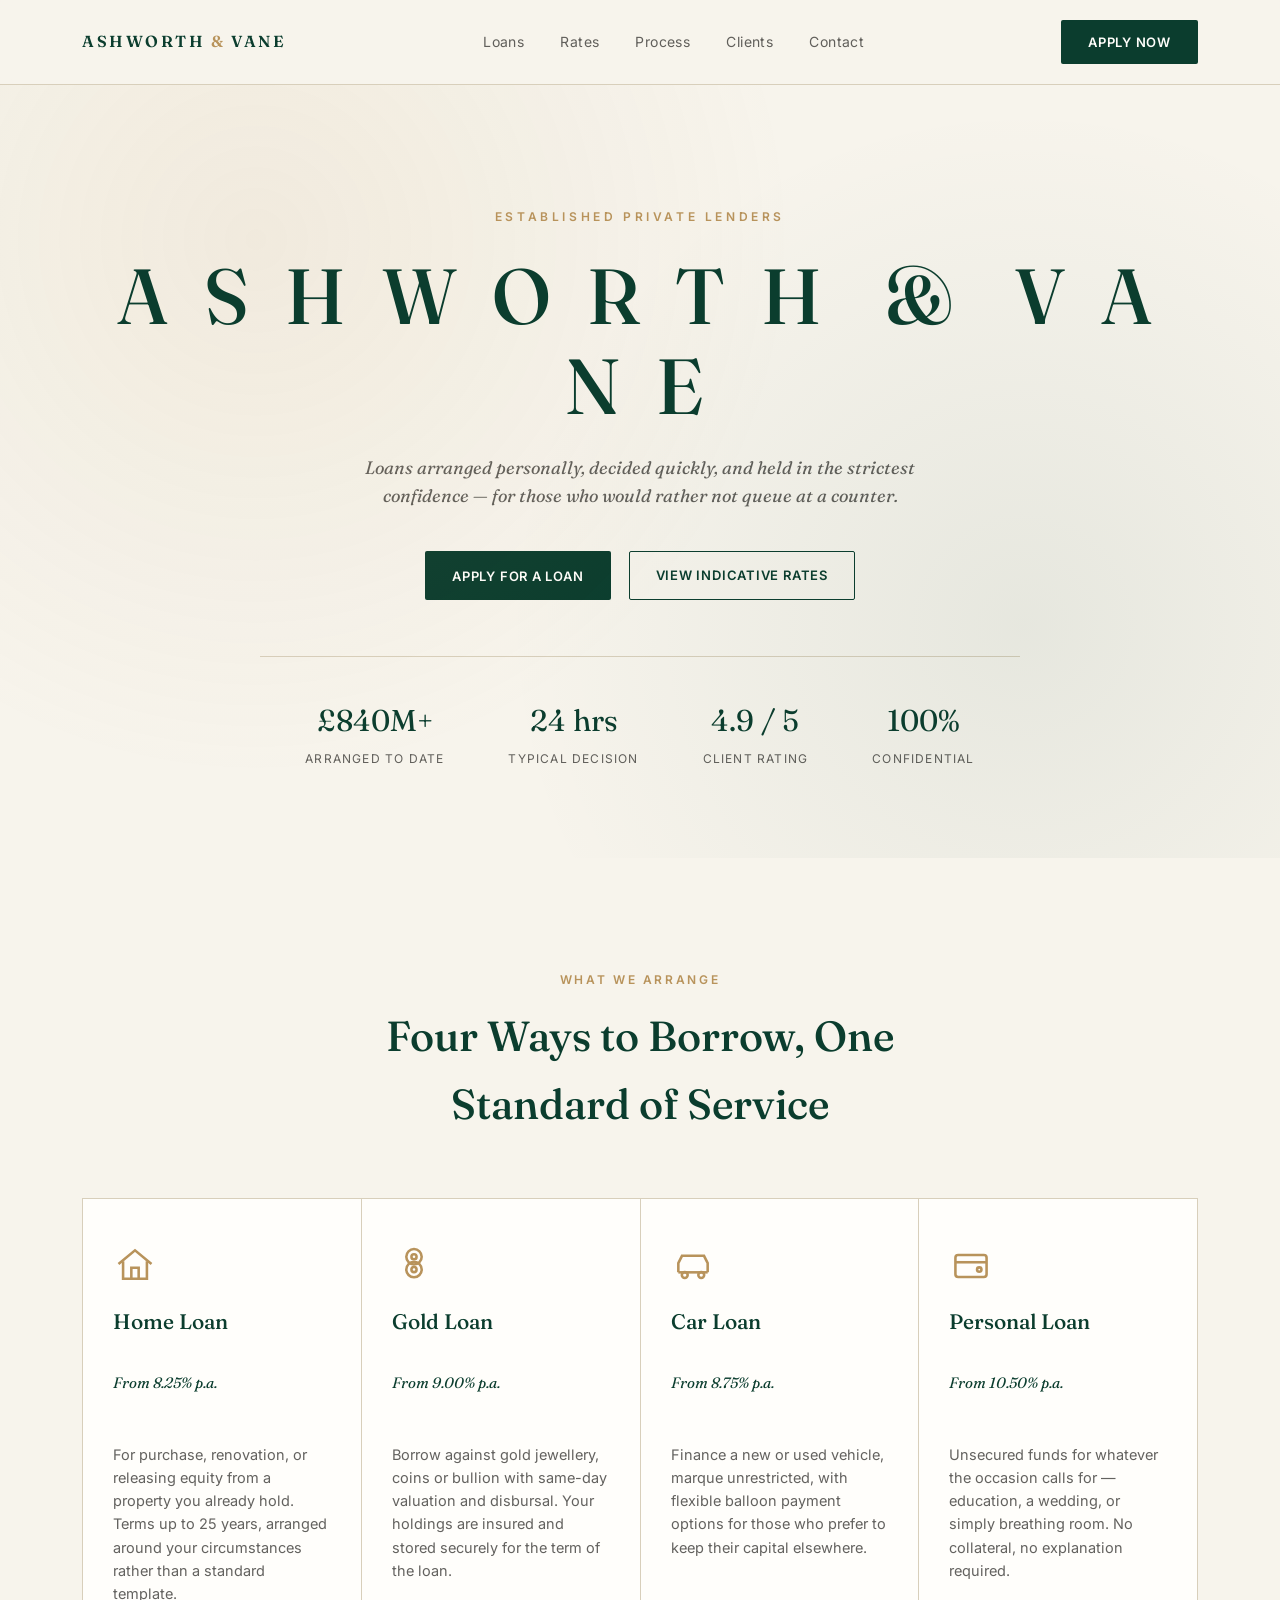
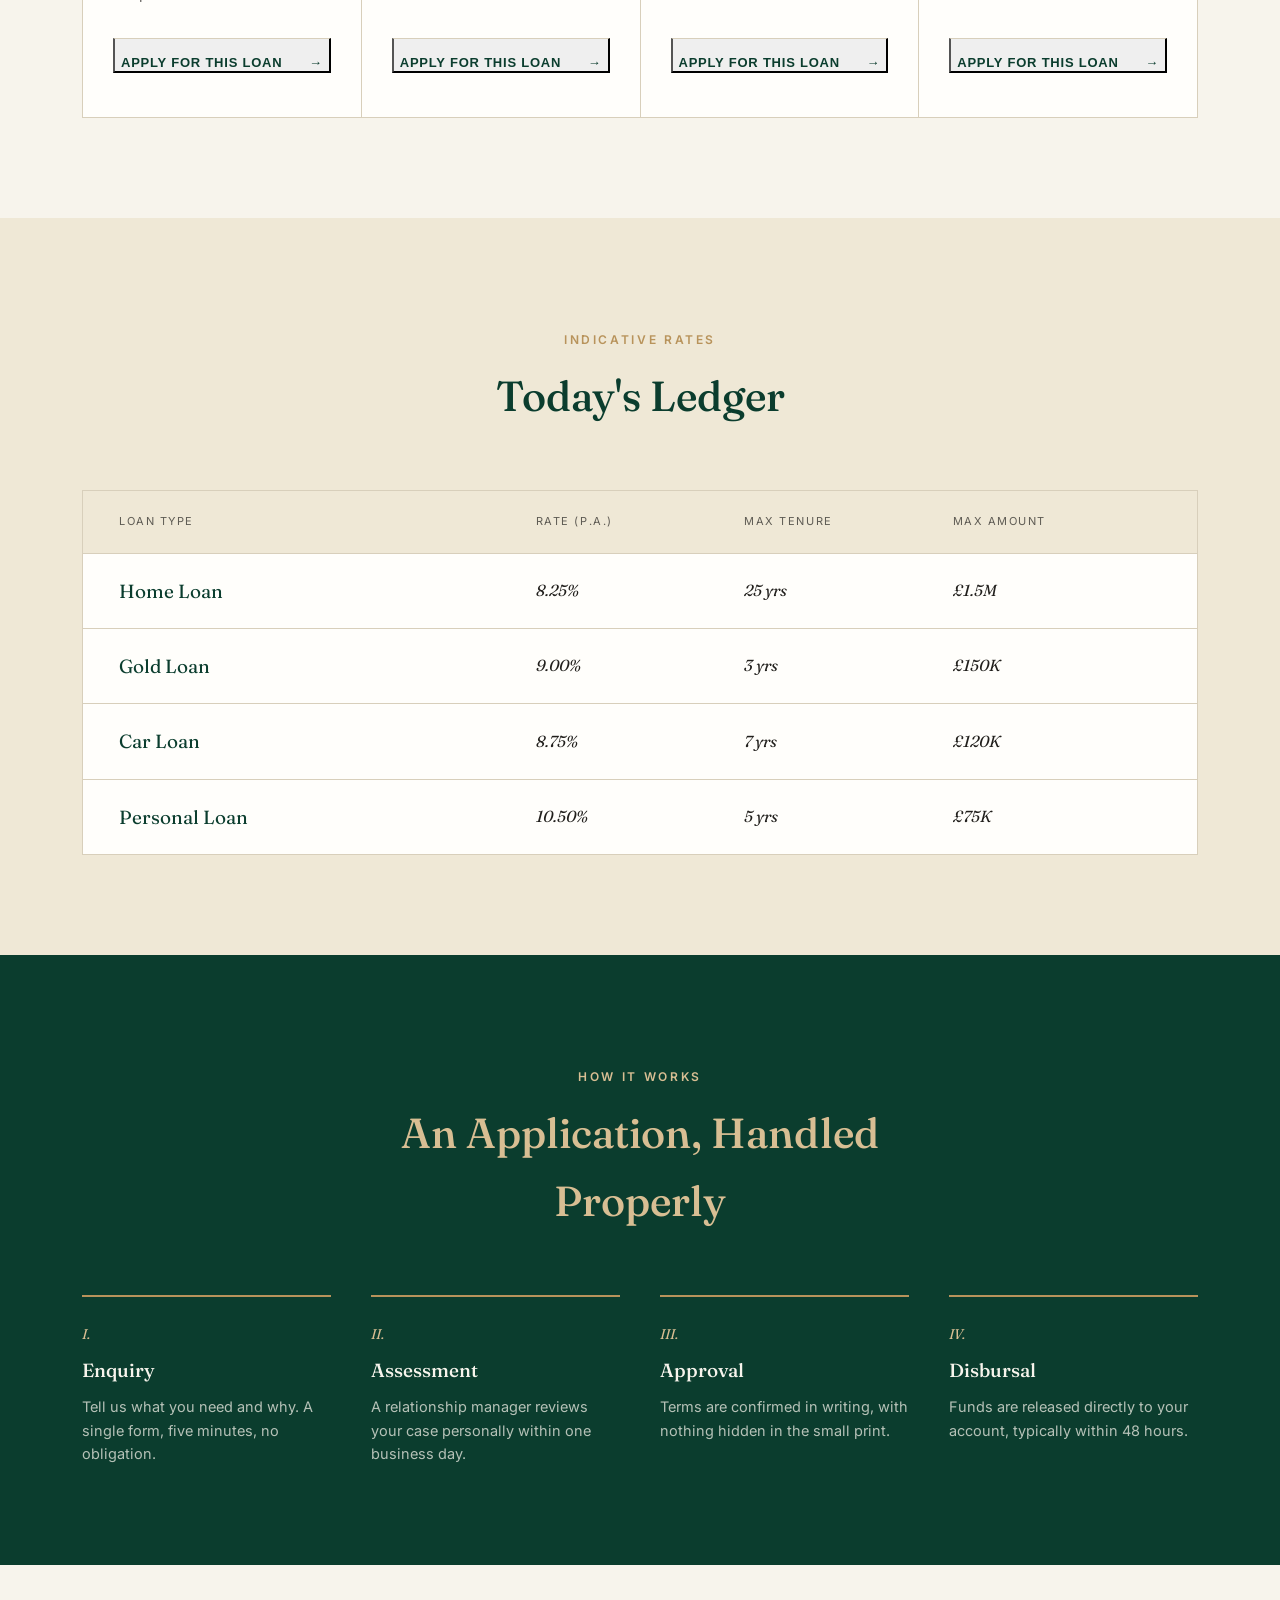
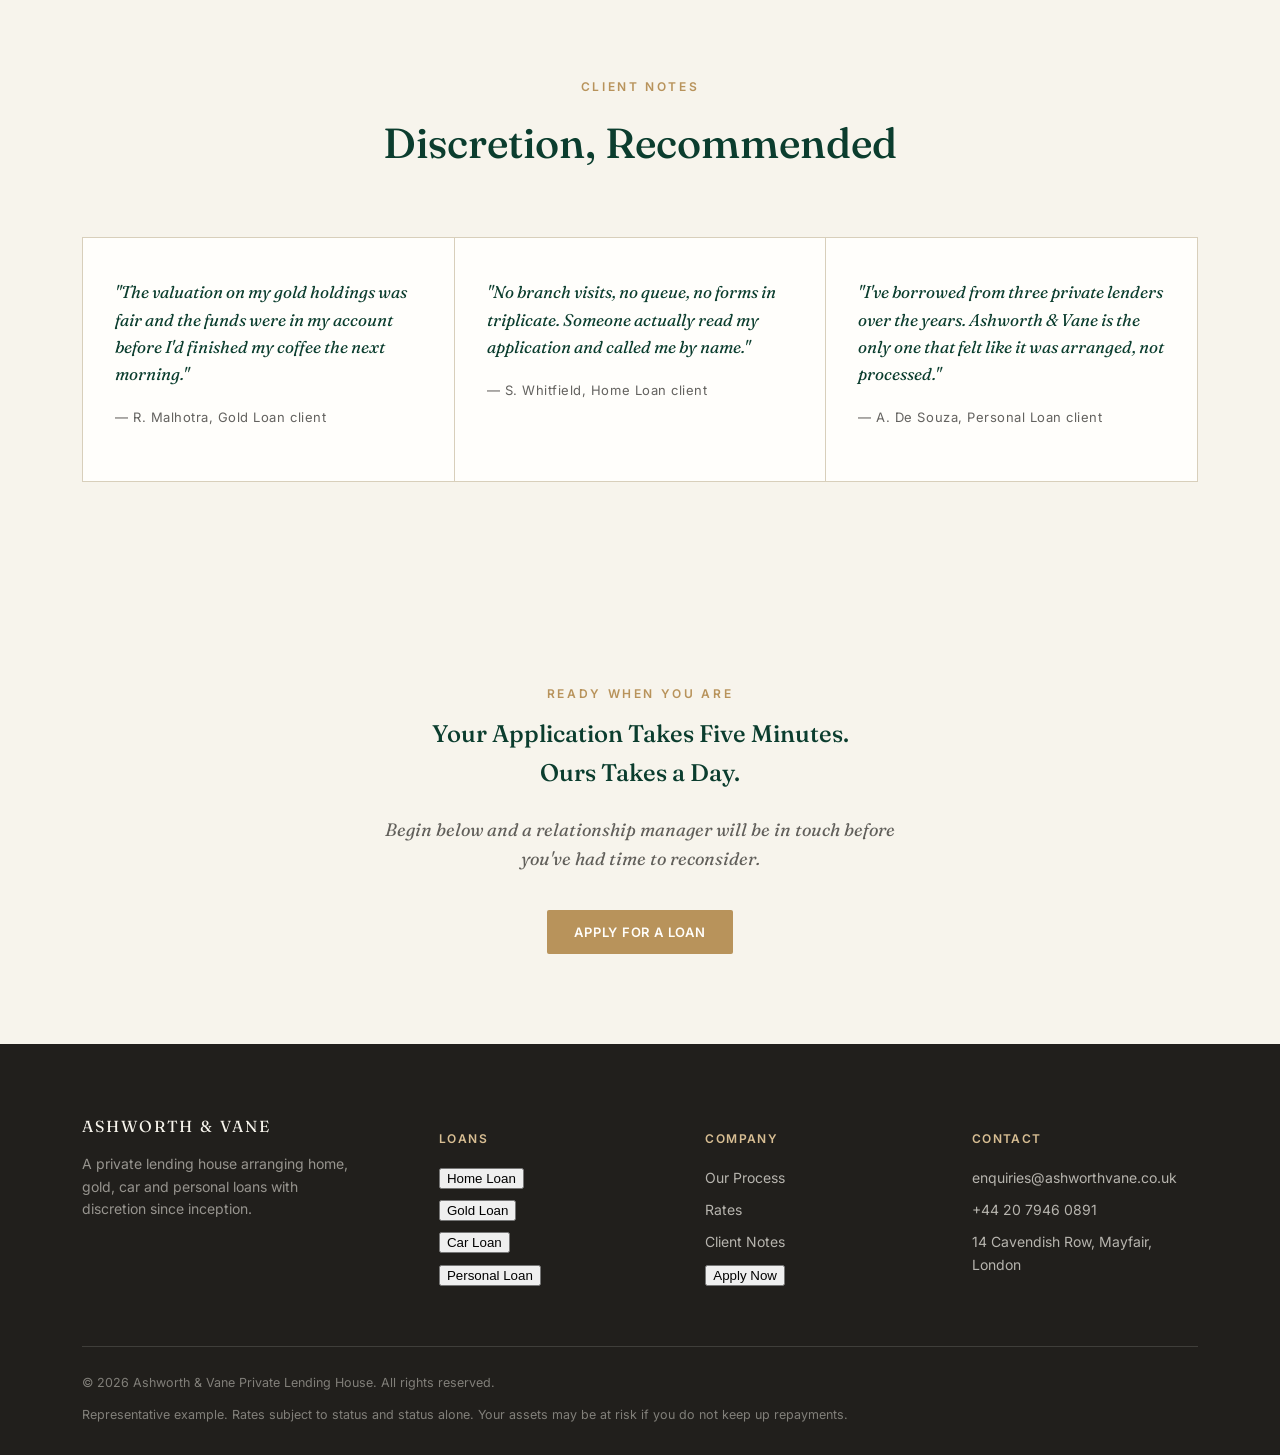
<file: Other/project-trial-2/index.html>
<!DOCTYPE html>
<html lang="en">
<head>
<meta charset="UTF-8">
<meta name="viewport" content="width=device-width, initial-scale=1.0">
<title>Ashworth & Vane — Private Lending House</title>
<meta name="description" content="Ashworth & Vane arranges home, gold, car and personal loans with discretion, speed, and terms worth having.">
<link rel="stylesheet" href="style.css">
</head>
<body>

<header class="site-header">
  <nav class="nav">
    <div class="brand-mark">Ashworth <span>&</span> Vane</div>
    <ul class="nav-links">
      <li><a href="#loans">Loans</a></li>
      <li><a href="#rates">Rates</a></li>
      <li><a href="#process">Process</a></li>
      <li><a href="#testimonials">Clients</a></li>
      <li><a href="#footer">Contact</a></li>
    </ul>
    <button type="button" class="btn btn--primary js-open-modal" data-loan-type="home">Apply Now</button>
  </nav>
</header>

<!-- ============================= HERO ============================= -->
<section class="hero">
  <div class="wrap">
    <p class="hero-eyebrow">Established Private Lenders</p>
    <h1 class="masthead">A S H W O R T H&nbsp; &amp; &nbsp;V A N E</h1>
    <p class="hero-sub">Loans arranged personally, decided quickly, and held in the strictest confidence — for those who would rather not queue at a counter.</p>
    <div class="hero-ctas">
      <button type="button" class="btn btn--primary js-open-modal" data-loan-type="home">Apply for a Loan</button>
      <a href="#rates" class="btn btn--ghost">View Indicative Rates</a>
    </div>
    <div class="hero-stats">
      <div>
        <div class="stat-num">£840M+</div>
        <div class="stat-label">Arranged to Date</div>
      </div>
      <div>
        <div class="stat-num">24 hrs</div>
        <div class="stat-label">Typical Decision</div>
      </div>
      <div>
        <div class="stat-num">4.9 / 5</div>
        <div class="stat-label">Client Rating</div>
      </div>
      <div>
        <div class="stat-num">100%</div>
        <div class="stat-label">Confidential</div>
      </div>
    </div>
  </div>
</section>

<!-- ============================= LOANS ============================= -->
<section class="section" id="loans">
  <div class="wrap">
    <div class="section-head">
      <p class="eyebrow">What We Arrange</p>
      <h2>Four Ways to Borrow, One Standard of Service</h2>
    </div>
  </div>

  <div class="wrap">
    <div class="loan-grid">

      <div class="loan-card">
        <svg class="loan-icon" viewBox="0 0 24 24" fill="none" stroke="currentColor" stroke-width="1.4"><path d="M3 11.5 12 4l9 7.5"/><path d="M5.5 10v9.5h13V10"/><path d="M10 19.5v-6h4v6"/></svg>
        <h3>Home Loan</h3>
        <p class="loan-rate">From 8.25% p.a.</p>
        <p class="loan-desc">For purchase, renovation, or releasing equity from a property you already hold. Terms up to 25 years, arranged around your circumstances rather than a standard template.</p>
        <button type="button" class="loan-link js-open-modal" data-loan-type="home">Apply for this loan <span>&rarr;</span></button>
      </div>

      <div class="loan-card">
        <svg class="loan-icon" viewBox="0 0 24 24" fill="none" stroke="currentColor" stroke-width="1.4"><circle cx="12" cy="7.5" r="4.2"/><circle cx="12" cy="14.5" r="4.2"/><circle cx="12" cy="7.5" r="1.4"/><circle cx="12" cy="14.5" r="1.4"/></svg>
        <h3>Gold Loan</h3>
        <p class="loan-rate">From 9.00% p.a.</p>
        <p class="loan-desc">Borrow against gold jewellery, coins or bullion with same-day valuation and disbursal. Your holdings are insured and stored securely for the term of the loan.</p>
        <button type="button" class="loan-link js-open-modal" data-loan-type="gold">Apply for this loan <span>&rarr;</span></button>
      </div>

      <div class="loan-card">
        <svg class="loan-icon" viewBox="0 0 24 24" fill="none" stroke="currentColor" stroke-width="1.4"><path d="M4 16V11l2-4h12l2 4v5"/><path d="M4 16h16"/><circle cx="7.5" cy="17.5" r="1.6"/><circle cx="16.5" cy="17.5" r="1.6"/></svg>
        <h3>Car Loan</h3>
        <p class="loan-rate">From 8.75% p.a.</p>
        <p class="loan-desc">Finance a new or used vehicle, marque unrestricted, with flexible balloon payment options for those who prefer to keep their capital elsewhere.</p>
        <button type="button" class="loan-link js-open-modal" data-loan-type="car">Apply for this loan <span>&rarr;</span></button>
      </div>

      <div class="loan-card">
        <svg class="loan-icon" viewBox="0 0 24 24" fill="none" stroke="currentColor" stroke-width="1.4"><rect x="3.5" y="6.5" width="17" height="12" rx="1.5"/><path d="M3.5 10.5h17"/><circle cx="16.5" cy="14.5" r="1.2"/></svg>
        <h3>Personal Loan</h3>
        <p class="loan-rate">From 10.50% p.a.</p>
        <p class="loan-desc">Unsecured funds for whatever the occasion calls for — education, a wedding, or simply breathing room. No collateral, no explanation required.</p>
        <button type="button" class="loan-link js-open-modal" data-loan-type="personal">Apply for this loan <span>&rarr;</span></button>
      </div>

    </div>
  </div>
</section>

<!-- ============================= RATES LEDGER ============================= -->
<section class="section section--alt" id="rates">
  <div class="wrap">
    <div class="section-head">
      <p class="eyebrow">Indicative Rates</p>
      <h2>Today's Ledger</h2>
    </div>

    <div class="ledger">
      <div class="ledger-row head">
        <span>Loan Type</span>
        <span>Rate (p.a.)</span>
        <span>Max Tenure</span>
        <span>Max Amount</span>
      </div>
      <div class="ledger-row">
        <span class="name">Home Loan</span>
        <span class="value">8.25%</span>
        <span class="value">25 yrs</span>
        <span class="value">£1.5M</span>
      </div>
      <div class="ledger-row">
        <span class="name">Gold Loan</span>
        <span class="value">9.00%</span>
        <span class="value">3 yrs</span>
        <span class="value">£150K</span>
      </div>
      <div class="ledger-row">
        <span class="name">Car Loan</span>
        <span class="value">8.75%</span>
        <span class="value">7 yrs</span>
        <span class="value">£120K</span>
      </div>
      <div class="ledger-row">
        <span class="name">Personal Loan</span>
        <span class="value">10.50%</span>
        <span class="value">5 yrs</span>
        <span class="value">£75K</span>
      </div>
    </div>
  </div>
</section>

<!-- ============================= PROCESS ============================= -->
<section class="section section--dark" id="process">
  <div class="wrap">
    <div class="section-head">
      <p class="eyebrow">How It Works</p>
      <h2>An Application, Handled Properly</h2>
    </div>

    <div class="steps">
      <div class="step">
        <span class="step-index">I.</span>
        <h3>Enquiry</h3>
        <p>Tell us what you need and why. A single form, five minutes, no obligation.</p>
      </div>
      <div class="step">
        <span class="step-index">II.</span>
        <h3>Assessment</h3>
        <p>A relationship manager reviews your case personally within one business day.</p>
      </div>
      <div class="step">
        <span class="step-index">III.</span>
        <h3>Approval</h3>
        <p>Terms are confirmed in writing, with nothing hidden in the small print.</p>
      </div>
      <div class="step">
        <span class="step-index">IV.</span>
        <h3>Disbursal</h3>
        <p>Funds are released directly to your account, typically within 48 hours.</p>
      </div>
    </div>
  </div>
</section>

<!-- ============================= TESTIMONIALS ============================= -->
<section class="section" id="testimonials">
  <div class="wrap">
    <div class="section-head">
      <p class="eyebrow">Client Notes</p>
      <h2>Discretion, Recommended</h2>
    </div>
  </div>

  <div class="wrap">
    <div class="testimonials">
      <div class="testimonial">
        <p class="quote">"The valuation on my gold holdings was fair and the funds were in my account before I'd finished my coffee the next morning."</p>
        <p class="who">— R. Malhotra, Gold Loan client</p>
      </div>
      <div class="testimonial">
        <p class="quote">"No branch visits, no queue, no forms in triplicate. Someone actually read my application and called me by name."</p>
        <p class="who">— S. Whitfield, Home Loan client</p>
      </div>
      <div class="testimonial">
        <p class="quote">"I've borrowed from three private lenders over the years. Ashworth & Vane is the only one that felt like it was arranged, not processed."</p>
        <p class="who">— A. De Souza, Personal Loan client</p>
      </div>
    </div>
  </div>
</section>

<!-- ============================= CTA BAND ============================= -->
<section class="cta-band">
  <div class="wrap">
    <p class="eyebrow">Ready When You Are</p>
    <h2>Your Application Takes Five Minutes.<br>Ours Takes a Day.</h2>
    <p class="hero-sub">Begin below and a relationship manager will be in touch before you've had time to reconsider.</p>
    <button type="button" class="btn btn--gold js-open-modal" data-loan-type="home">Apply for a Loan</button>
  </div>
</section>

<!-- ============================= FOOTER ============================= -->
<footer class="site-footer" id="footer">
  <div class="wrap">
    <div class="footer-grid">
      <div>
        <div class="footer-brand">Ashworth &amp; Vane</div>
        <p class="footer-tagline">A private lending house arranging home, gold, car and personal loans with discretion since inception.</p>
      </div>
      <div>
        <h4>Loans</h4>
        <ul>
          <li><button type="button" class="js-open-modal" data-loan-type="home">Home Loan</button></li>
          <li><button type="button" class="js-open-modal" data-loan-type="gold">Gold Loan</button></li>
          <li><button type="button" class="js-open-modal" data-loan-type="car">Car Loan</button></li>
          <li><button type="button" class="js-open-modal" data-loan-type="personal">Personal Loan</button></li>
        </ul>
      </div>
      <div>
        <h4>Company</h4>
        <ul>
          <li><a href="#process">Our Process</a></li>
          <li><a href="#rates">Rates</a></li>
          <li><a href="#testimonials">Client Notes</a></li>
          <li><button type="button" class="js-open-modal" data-loan-type="home">Apply Now</button></li>
        </ul>
      </div>
      <div>
        <h4>Contact</h4>
        <ul>
          <li>enquiries@ashworthvane.co.uk</li>
          <li>+44 20 7946 0891</li>
          <li>14 Cavendish Row, Mayfair, London</li>
        </ul>
      </div>
    </div>
    <div class="footer-bottom">
      <span>&copy; 2026 Ashworth &amp; Vane Private Lending House. All rights reserved.</span>
      <span>Representative example. Rates subject to status and status alone. Your assets may be at risk if you do not keep up repayments.</span>
    </div>
  </div>
</footer>

<!-- ============================= LOAN INQUIRY MODAL ============================= -->
<div class="modal-overlay" id="loanModal" aria-hidden="true">
  <div class="modal-box" role="dialog" aria-modal="true" aria-labelledby="modalTitle">
    <button type="button" class="modal-close" id="modalCloseBtn" aria-label="Close dialog">&times;</button>

    <div id="modalFormView">
      <p class="eyebrow">Quick Inquiry</p>
      <h2 id="modalTitle">Apply for a <span id="modalLoanLabel">Loan</span></h2>
      <p class="modal-sub">Leave your details and a relationship manager will call you within one business day.</p>

      <div class="error-banner" id="modalError" hidden></div>

      <form id="loanForm" novalidate>
        <div class="form-grid">

          <div class="field full">
            <label for="modal_loan_type">Loan Type</label>
            <select id="modal_loan_type" name="loan_type" required>
              <option value="home">Home Loan</option>
              <option value="gold">Gold Loan</option>
              <option value="car">Car Loan</option>
              <option value="personal">Personal Loan</option>
            </select>
          </div>

          <div class="field">
            <label for="modal_full_name">Full Name</label>
            <input type="text" id="modal_full_name" name="full_name" placeholder="Jane Whitfield" required>
          </div>

          <div class="field">
            <label for="modal_phone">Phone Number</label>
            <input type="tel" id="modal_phone" name="phone" placeholder="+44 7000 000000" required>
          </div>

          <div class="field full">
            <label for="modal_email">Email Address</label>
            <input type="email" id="modal_email" name="email" placeholder="jane@email.com" required>
          </div>

          <div class="field full">
            <label for="modal_loan_amount">Loan Amount Required (£)</label>
            <input type="number" id="modal_loan_amount" name="loan_amount" placeholder="25000" min="500" required>
          </div>

        </div>

        <p class="form-note">By submitting, you agree to be contacted regarding this enquiry. We do not share your details with third parties.</p>

        <div style="margin-top:22px;">
          <button type="submit" class="btn btn--primary" id="modalSubmitBtn">Submit Inquiry</button>
        </div>
      </form>
    </div>

    <div id="modalSuccessView" hidden>
      <div class="receipt-head" style="border:none; padding-bottom:0; margin-bottom:20px;">
        <svg class="check" viewBox="0 0 24 24" fill="none" stroke="currentColor" stroke-width="1.4"><circle cx="12" cy="12" r="9.5"/><path d="M8 12.3l2.6 2.6L16.3 9"/></svg>
        <h3>Thank you, <span id="successName">there</span>.</h3>
      </div>
      <p style="text-align:center; color:var(--charcoal-70);">Your enquiry has been received. A relationship manager will call you within one business day.</p>
      <p class="ref-number" id="successRef"></p>
      <div style="text-align:center; margin-top:26px;">
        <button type="button" class="btn btn--ghost" id="modalDoneBtn">Close</button>
      </div>
    </div>

  </div>
</div>

<script src="script.js"></script>
</body>
</html>
</file>
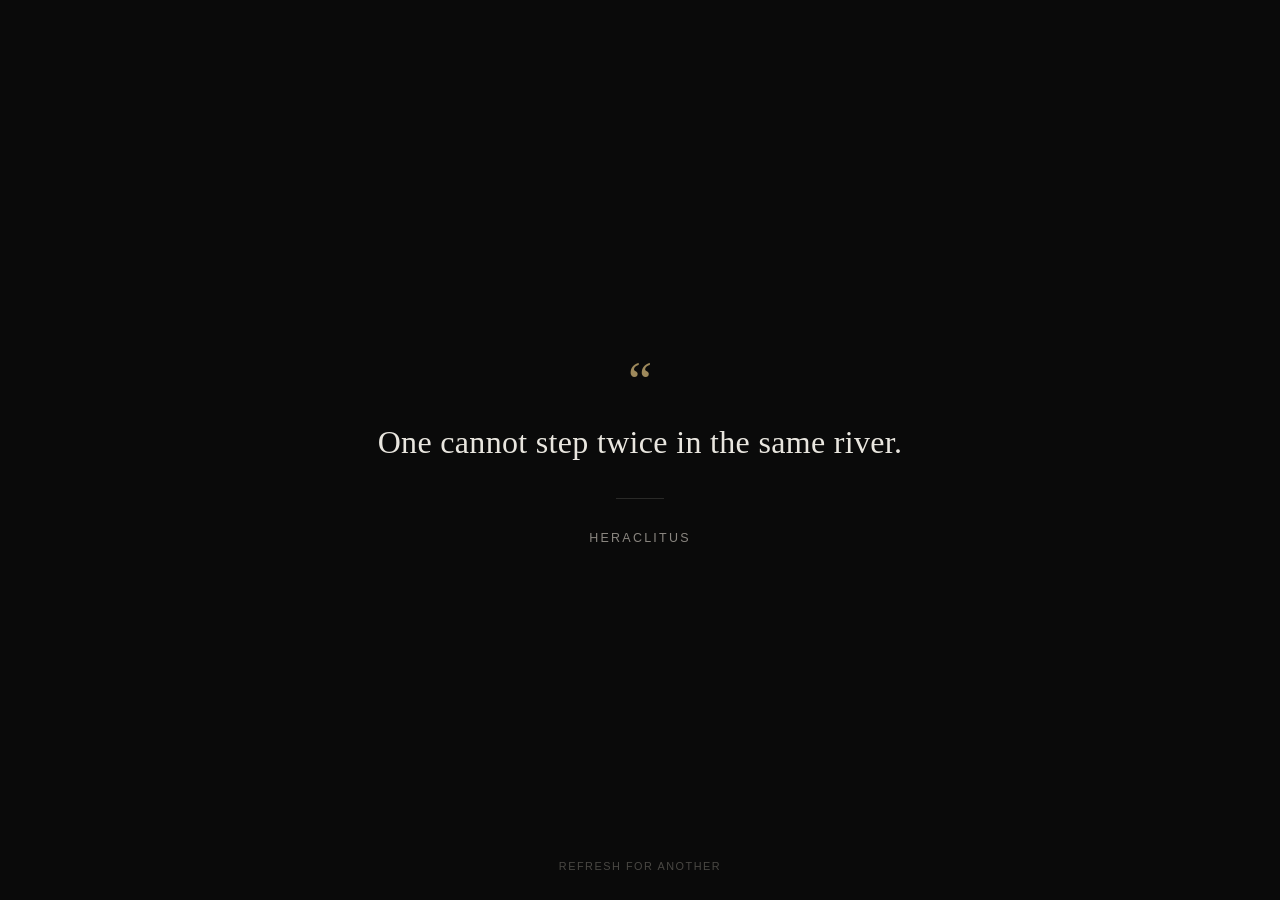
<file: Web/mywebsite/index.html>
<!DOCTYPE html>
<html lang="en">
<head>
<meta charset="UTF-8">
<meta name="viewport" content="width=device-width, initial-scale=1.0">
<title>Quotidian — a quiet quote, once a refresh</title>
<link rel="icon" type="image/svg+xml" href="images/favicon.svg">
<link rel="stylesheet" href="style.css">
</head>
<body>

<figure class="stage">
  <div class="mark">&ldquo;</div>
  <blockquote id="quote-text"></blockquote>
  <div class="rule"></div>
  <figcaption id="quote-author"></figcaption>
</figure>

<div class="hint">refresh for another</div>

<script src="script.js"></script>
</body>
</html>
</file>
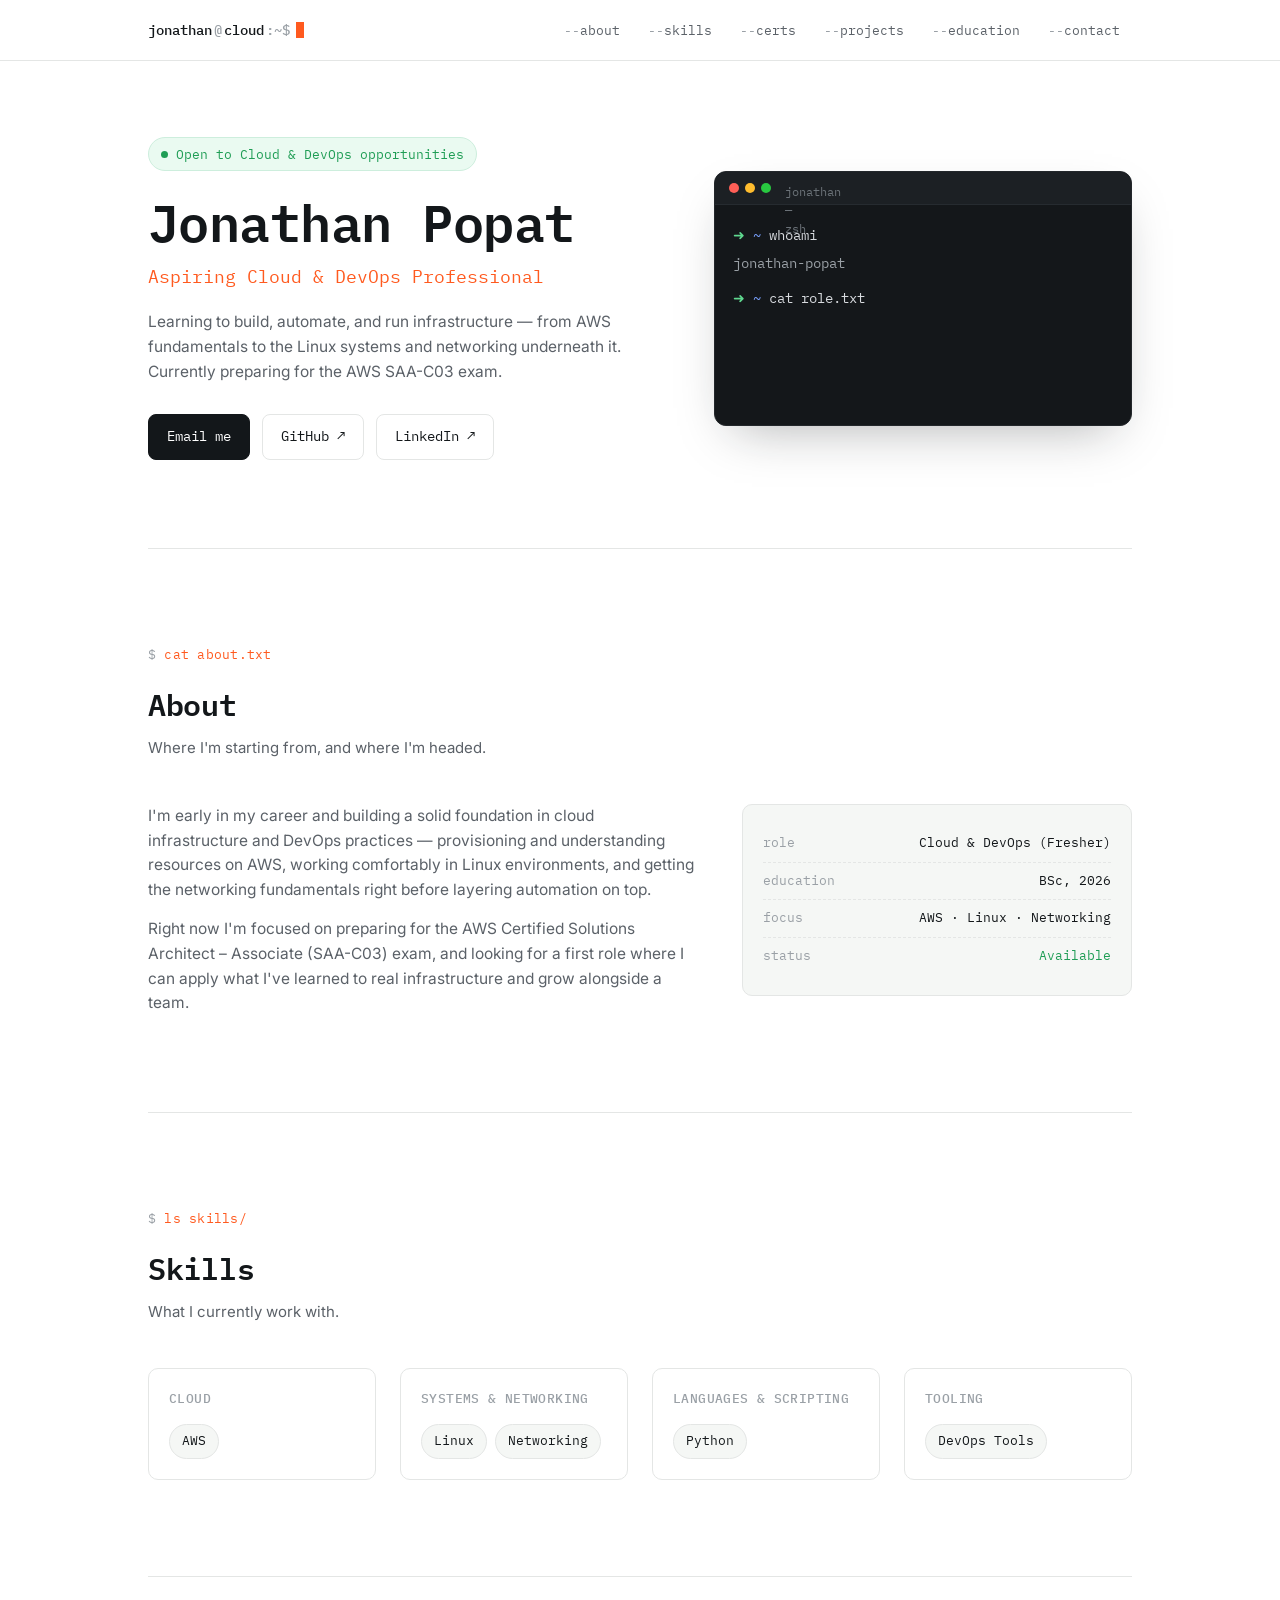
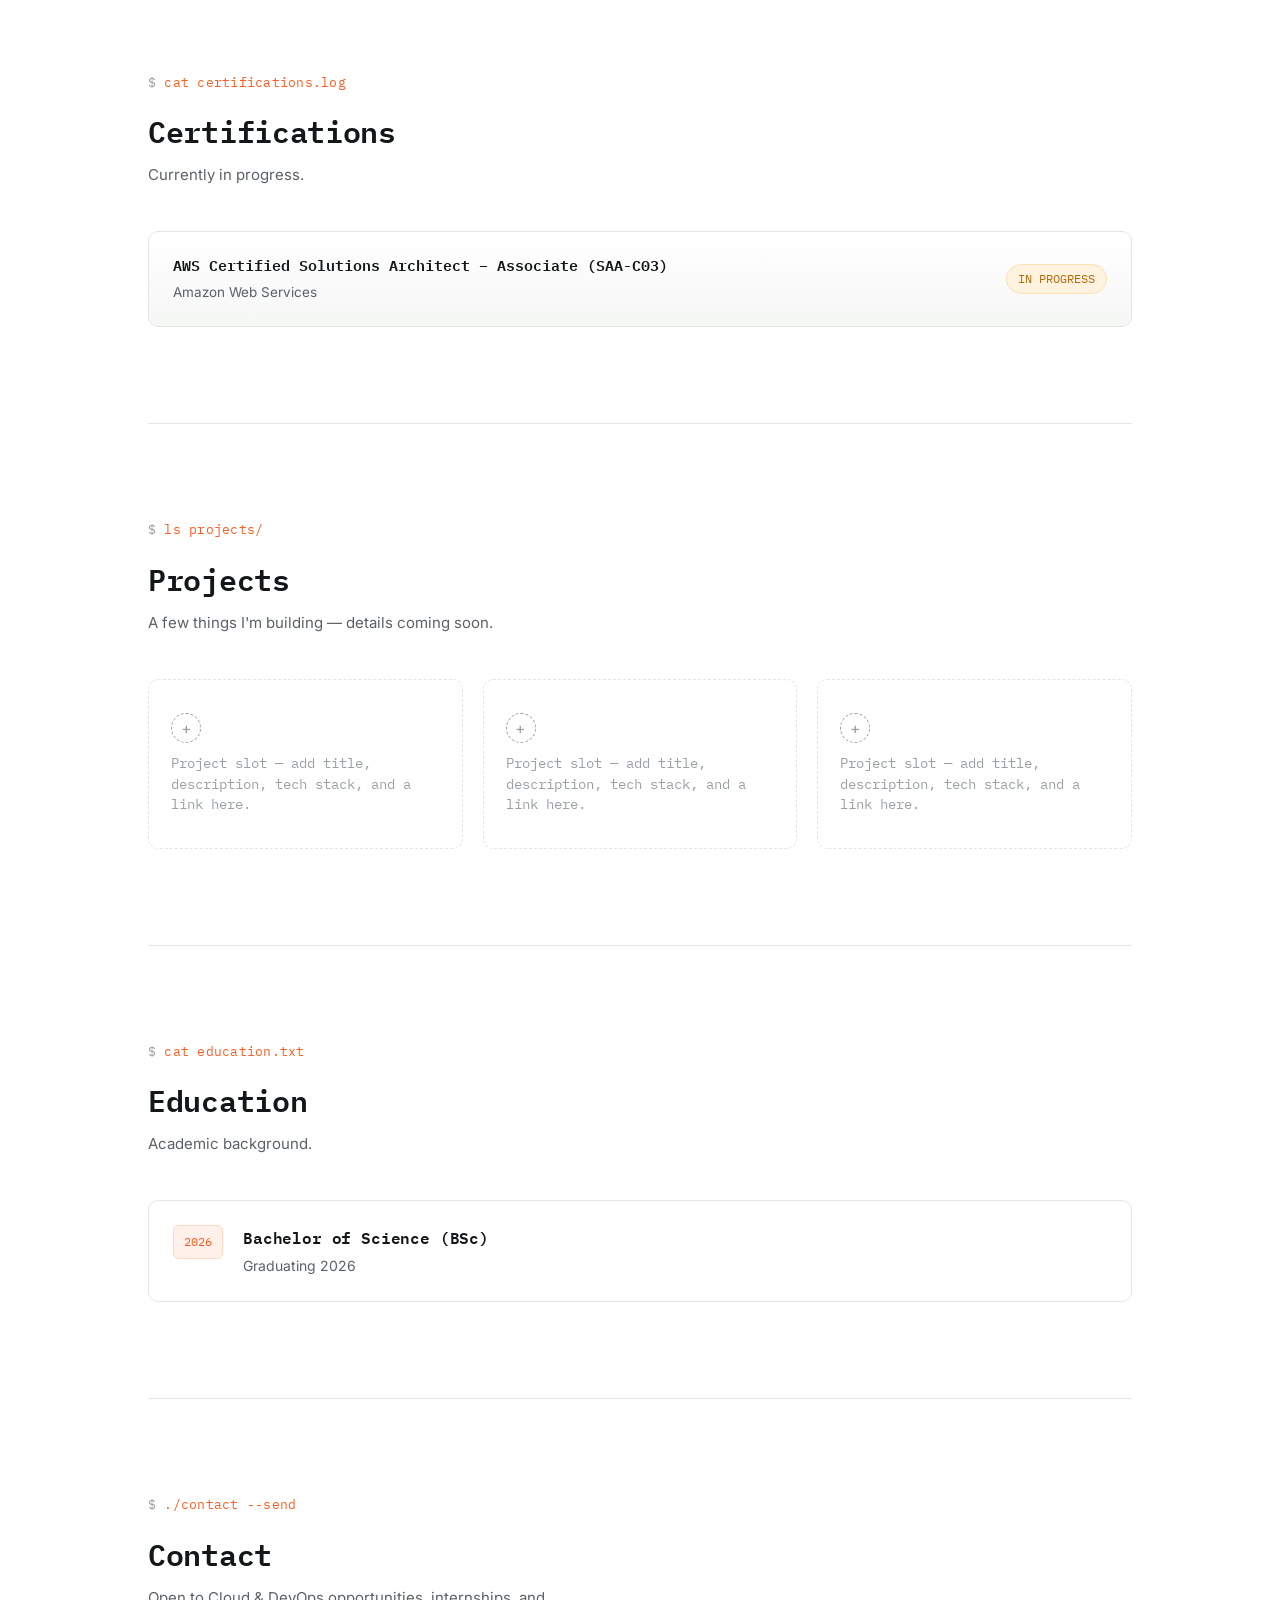
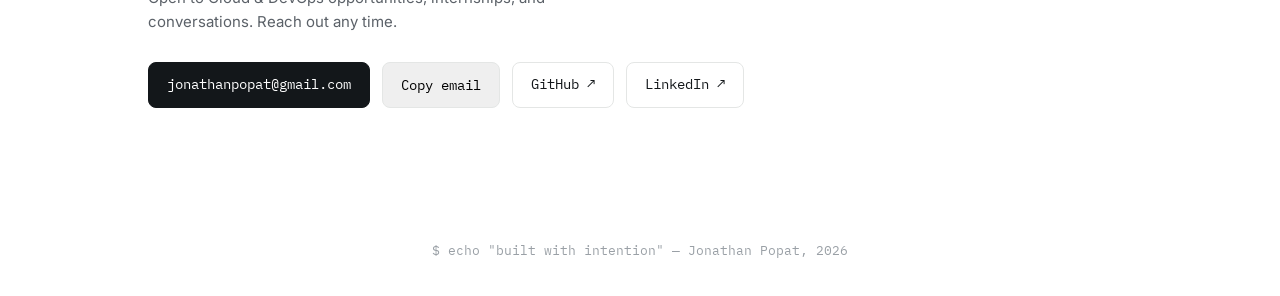
<file: Web/portfolio/index.html>
<!DOCTYPE html>
<html lang="en">
<head>
<meta charset="UTF-8">
<meta name="viewport" content="width=device-width, initial-scale=1.0">
<title>Jonathan Popat — Aspiring Cloud &amp; DevOps Professional</title>
<meta name="description" content="Portfolio of Jonathan Popat, aspiring Cloud &amp; DevOps professional.">
<link rel="preconnect" href="https://fonts.googleapis.com">
<link rel="preconnect" href="https://fonts.gstatic.com" crossorigin>
<link href="https://fonts.googleapis.com/css2?family=IBM+Plex+Mono:wght@400;500;600;700&family=Inter:wght@400;500;600;700&display=swap" rel="stylesheet">
<style>
  :root{
    --bg:#ffffff;
    --bg-alt:#f5f7f5;
    --ink:#13171a;
    --ink-soft:#5b6168;
    --ink-faint:#9aa0a6;
    --accent:#ff5a1f;
    --accent-dim:#fff1ea;
    --success:#1f9d55;
    --success-dim:#eafaf1;
    --line:#e4e6e5;
    --radius:10px;
    --mono:'IBM Plex Mono', ui-monospace, monospace;
    --sans:'Inter', system-ui, sans-serif;
  }

  *{margin:0;padding:0;box-sizing:border-box;}

  html{scroll-behavior:smooth;}

  body{
    background:var(--bg);
    color:var(--ink);
    font-family:var(--sans);
    line-height:1.6;
    -webkit-font-smoothing:antialiased;
  }

  a{color:inherit;text-decoration:none;}
  ul{list-style:none;}

  .wrap{
    max-width:1040px;
    margin:0 auto;
    padding:0 28px;
  }

  section{padding:96px 0;border-bottom:1px solid var(--line);}
  section:last-of-type{border-bottom:none;}

  .eyebrow{
    font-family:var(--mono);
    font-size:13px;
    color:var(--accent);
    letter-spacing:.02em;
    display:flex;
    align-items:center;
    gap:8px;
    margin-bottom:14px;
  }
  .eyebrow::before{content:"$";color:var(--ink-faint);}

  h1,h2,h3{font-family:var(--mono);font-weight:600;letter-spacing:-.01em;}

  h2{font-size:clamp(22px,3vw,30px);margin-bottom:8px;}
  .section-sub{color:var(--ink-soft);margin-bottom:44px;max-width:520px;font-size:15px;}

  /* ---------- NAV ---------- */
  header{
    position:sticky;top:0;z-index:50;
    background:rgba(255,255,255,.88);
    backdrop-filter:blur(8px);
    border-bottom:1px solid var(--line);
  }
  nav{
    max-width:1040px;margin:0 auto;padding:0 28px;
    height:60px;display:flex;align-items:center;justify-content:space-between;
  }
  .brand{
    font-family:var(--mono);font-size:14px;font-weight:500;
    display:flex;align-items:center;gap:2px;
  }
  .brand .cursor{
    display:inline-block;width:8px;height:16px;background:var(--accent);
    margin-left:4px;animation:blink 1.1s step-end infinite;
  }
  @keyframes blink{50%{opacity:0;}}

  .nav-links{display:flex;gap:4px;}
  .nav-links a{
    font-family:var(--mono);font-size:13px;color:var(--ink-soft);
    padding:8px 12px;border-radius:6px;transition:color .15s, background .15s;
  }
  .nav-links a:hover, .nav-links a:focus-visible{color:var(--ink);background:var(--bg-alt);}
  .nav-links a::before{content:"--";color:var(--ink-faint);}

  .nav-toggle{display:none;background:none;border:1px solid var(--line);border-radius:6px;width:38px;height:38px;font-family:var(--mono);cursor:pointer;}

  /* ---------- HERO ---------- */
  .hero{padding-top:76px;padding-bottom:88px;}
  .hero-grid{
    display:grid;grid-template-columns:1.1fr .9fr;gap:56px;align-items:center;
  }
  .status-badge{
    display:inline-flex;align-items:center;gap:8px;
    font-family:var(--mono);font-size:12.5px;color:var(--success);
    background:var(--success-dim);border:1px solid #cdeedd;
    padding:6px 12px;border-radius:999px;margin-bottom:22px;
  }
  .status-badge .dot{width:7px;height:7px;border-radius:50%;background:var(--success);animation:pulse 2s ease-in-out infinite;}
  @keyframes pulse{0%,100%{opacity:1;}50%{opacity:.35;}}

  .hero h1{
    font-size:clamp(34px,5vw,52px);
    line-height:1.08;
    margin-bottom:14px;
  }
  .hero .role{
    font-family:var(--mono);color:var(--accent);font-size:clamp(15px,2vw,18px);
    margin-bottom:18px;
  }
  .hero p.lead{color:var(--ink-soft);max-width:480px;margin-bottom:30px;font-size:15.5px;}

  .cta-row{display:flex;flex-wrap:wrap;gap:12px;}
  .btn{
    font-family:var(--mono);font-size:13.5px;
    padding:11px 18px;border-radius:8px;
    display:inline-flex;align-items:center;gap:8px;
    border:1px solid var(--line);
    transition:transform .15s, border-color .15s, background .15s;
  }
  .btn:hover{transform:translateY(-1px);}
  .btn-primary{background:var(--ink);color:#fff;border-color:var(--ink);}
  .btn-primary:hover{background:#000;}
  .btn-ghost:hover{border-color:var(--accent);color:var(--accent);}

  /* terminal window */
  .terminal{
    background:#14171a;border-radius:12px;overflow:hidden;
    box-shadow:0 20px 50px -20px rgba(20,23,26,.35);
    border:1px solid #23272b;
  }
  .term-bar{
    display:flex;align-items:center;gap:6px;padding:11px 14px;
    background:#1c2024;border-bottom:1px solid #262b30;
  }
  .term-bar span{width:10px;height:10px;border-radius:50%;}
  .term-bar span:nth-child(1){background:#ff5f57;}
  .term-bar span:nth-child(2){background:#febc2e;}
  .term-bar span:nth-child(3){background:#28c840;}
  .term-title{margin-left:8px;font-family:var(--mono);font-size:11.5px;color:#6b7278;}
  .term-body{
    padding:20px 18px;font-family:var(--mono);font-size:13.5px;
    color:#d7dade;min-height:220px;
  }
  .term-body .prompt{color:#5fd88f;}
  .term-body .path{color:#7aa2ff;}
  .term-line{margin-bottom:6px;white-space:pre-wrap;word-break:break-word;}
  .term-out{color:#9aa0a6;margin-bottom:14px;}
  .term-cursor{display:inline-block;width:7px;height:14px;background:#d7dade;animation:blink 1s step-end infinite;vertical-align:text-bottom;}

  /* ---------- ABOUT ---------- */
  .about-grid{display:grid;grid-template-columns:1.4fr 1fr;gap:48px;align-items:start;}
  .about-grid p{color:var(--ink-soft);font-size:15.5px;max-width:560px;}
  .about-grid p+p{margin-top:14px;}
  .info-card{
    background:var(--bg-alt);border:1px solid var(--line);border-radius:var(--radius);
    padding:20px;font-family:var(--mono);font-size:13px;
  }
  .info-card .row{display:flex;justify-content:space-between;padding:8px 0;border-bottom:1px dashed var(--line);}
  .info-card .row:last-child{border-bottom:none;}
  .info-card .row span:first-child{color:var(--ink-faint);}

  /* ---------- SKILLS ---------- */
  .skill-groups{display:grid;grid-template-columns:repeat(auto-fit,minmax(220px,1fr));gap:24px;}
  .skill-group{border:1px solid var(--line);border-radius:var(--radius);padding:20px;background:var(--bg);}
  .skill-group h3{font-size:13px;color:var(--ink-faint);font-weight:500;letter-spacing:.03em;margin-bottom:14px;text-transform:uppercase;}
  .pill-row{display:flex;flex-wrap:wrap;gap:8px;}
  .pill{
    font-family:var(--mono);font-size:13px;padding:6px 12px;border-radius:999px;
    border:1px solid var(--line);background:var(--bg-alt);
    transition:border-color .15s, color .15s, transform .15s;
  }
  .pill:hover{border-color:var(--accent);color:var(--accent);transform:translateY(-1px);}

  /* ---------- CERTIFICATIONS ---------- */
  .cert-card{
    display:flex;justify-content:space-between;align-items:center;gap:20px;flex-wrap:wrap;
    border:1px solid var(--line);border-radius:var(--radius);padding:22px 24px;
    background:linear-gradient(180deg,var(--bg) 0%,var(--bg-alt) 100%);
  }
  .cert-card .cname{font-family:var(--mono);font-weight:600;font-size:15px;margin-bottom:4px;}
  .cert-card .cissuer{color:var(--ink-soft);font-size:13.5px;}
  .badge-progress{
    font-family:var(--mono);font-size:11.5px;color:#b5690a;background:#fff3e0;
    border:1px solid #ffe0b3;padding:5px 11px;border-radius:999px;white-space:nowrap;
  }

  /* ---------- PROJECTS ---------- */
  .project-grid{display:grid;grid-template-columns:repeat(auto-fit,minmax(260px,1fr));gap:20px;}
  .project-slot{
    border:1.5px dashed var(--line);border-radius:var(--radius);
    padding:28px 22px;min-height:170px;
    display:flex;flex-direction:column;justify-content:center;align-items:flex-start;gap:10px;
    color:var(--ink-faint);transition:border-color .15s, background .15s;
  }
  .project-slot:hover{border-color:var(--accent);background:var(--accent-dim);}
  .project-slot .plus{
    width:30px;height:30px;border-radius:50%;border:1.5px dashed var(--ink-faint);
    display:flex;align-items:center;justify-content:center;font-size:16px;
  }
  .project-slot p{font-size:13.5px;font-family:var(--mono);line-height:1.5;}

  /* ---------- EDUCATION ---------- */
  .edu-card{
    display:flex;gap:20px;align-items:flex-start;
    border:1px solid var(--line);border-radius:var(--radius);padding:24px;
  }
  .edu-mark{
    font-family:var(--mono);font-size:12px;color:var(--accent);
    background:var(--accent-dim);border:1px solid #ffd9c2;
    padding:6px 10px;border-radius:6px;white-space:nowrap;
  }
  .edu-card h3{font-size:16px;margin-bottom:4px;}
  .edu-card p{color:var(--ink-soft);font-size:14px;}

  /* ---------- CONTACT ---------- */
  .contact-row{display:flex;flex-wrap:wrap;gap:12px;margin-top:8px;}
  .contact-note{color:var(--ink-soft);font-size:15px;max-width:480px;margin-bottom:28px;}
  .copy-toast{
    font-family:var(--mono);font-size:12px;color:var(--success);
    opacity:0;transition:opacity .2s;margin-left:8px;
  }
  .copy-toast.show{opacity:1;}

  footer{padding:36px 0;text-align:center;}
  footer p{font-family:var(--mono);font-size:12.5px;color:var(--ink-faint);}

  /* reveal animation */
  .reveal{opacity:0;transform:translateY(16px);transition:opacity .6s ease, transform .6s ease;}
  .reveal.in{opacity:1;transform:translateY(0);}

  @media (prefers-reduced-motion: reduce){
    html{scroll-behavior:auto;}
    .reveal{opacity:1;transform:none;transition:none;}
    .status-badge .dot, .brand .cursor, .term-cursor{animation:none;}
  }

  @media (max-width:800px){
    .hero-grid{grid-template-columns:1fr;}
    .about-grid{grid-template-columns:1fr;}
    .nav-links{
      position:absolute;top:60px;left:0;right:0;background:#fff;
      flex-direction:column;padding:10px;border-bottom:1px solid var(--line);
      display:none;
    }
    .nav-links.open{display:flex;}
    .nav-toggle{display:block;}
  }
</style>
</head>
<body>

<header>
  <nav>
    <div class="brand">jonathan<span style="color:var(--ink-faint)">@</span>cloud<span style="color:var(--ink-faint)">:~$</span><span class="cursor"></span></div>
    <ul class="nav-links" id="navLinks">
      <li><a href="#about">about</a></li>
      <li><a href="#skills">skills</a></li>
      <li><a href="#certifications">certs</a></li>
      <li><a href="#projects">projects</a></li>
      <li><a href="#education">education</a></li>
      <li><a href="#contact">contact</a></li>
    </ul>
    <button class="nav-toggle" id="navToggle" aria-label="Toggle navigation">☰</button>
  </nav>
</header>

<main class="wrap">

  <!-- HERO -->
  <section class="hero" id="hero">
    <div class="hero-grid">
      <div>
        <div class="status-badge"><span class="dot"></span> Open to Cloud &amp; DevOps opportunities</div>
        <h1>Jonathan Popat</h1>
        <div class="role">Aspiring Cloud &amp; DevOps Professional</div>
        <p class="lead">Learning to build, automate, and run infrastructure — from AWS fundamentals to the Linux systems and networking underneath it. Currently preparing for the AWS SAA-C03 exam.</p>
        <div class="cta-row">
          <a class="btn btn-primary" href="mailto:jonathanpopat@gmail.com">Email me</a>
          <a class="btn btn-ghost" href="https://github.com/jonathanpopat" target="_blank" rel="noopener">GitHub ↗</a>
          <a class="btn btn-ghost" href="https://linkedin.com/in/jonathanpopat" target="_blank" rel="noopener">LinkedIn ↗</a>
        </div>
      </div>
      <div class="terminal">
        <div class="term-bar"><span></span><span></span><span></span><span class="term-title">jonathan — zsh</span></div>
        <div class="term-body" id="termBody"></div>
      </div>
    </div>
  </section>

  <!-- ABOUT -->
  <section id="about">
    <div class="eyebrow">cat about.txt</div>
    <h2 class="reveal">About</h2>
    <p class="section-sub reveal">Where I'm starting from, and where I'm headed.</p>
    <div class="about-grid">
      <div class="reveal">
        <p>I'm early in my career and building a solid foundation in cloud infrastructure and DevOps practices — provisioning and understanding resources on AWS, working comfortably in Linux environments, and getting the networking fundamentals right before layering automation on top.</p>
        <p>Right now I'm focused on preparing for the AWS Certified Solutions Architect – Associate (SAA-C03) exam, and looking for a first role where I can apply what I've learned to real infrastructure and grow alongside a team.</p>
      </div>
      <div class="info-card reveal">
        <div class="row"><span>role</span><span>Cloud &amp; DevOps (Fresher)</span></div>
        <div class="row"><span>education</span><span>BSc, 2026</span></div>
        <div class="row"><span>focus</span><span>AWS · Linux · Networking</span></div>
        <div class="row"><span>status</span><span style="color:var(--success)">Available</span></div>
      </div>
    </div>
  </section>

  <!-- SKILLS -->
  <section id="skills">
    <div class="eyebrow">ls skills/</div>
    <h2 class="reveal">Skills</h2>
    <p class="section-sub reveal">What I currently work with.</p>
    <div class="skill-groups">
      <div class="skill-group reveal">
        <h3>Cloud</h3>
        <div class="pill-row"><span class="pill">AWS</span></div>
      </div>
      <div class="skill-group reveal">
        <h3>Systems &amp; Networking</h3>
        <div class="pill-row"><span class="pill">Linux</span><span class="pill">Networking</span></div>
      </div>
      <div class="skill-group reveal">
        <h3>Languages &amp; Scripting</h3>
        <div class="pill-row"><span class="pill">Python</span></div>
      </div>
      <div class="skill-group reveal">
        <h3>Tooling</h3>
        <div class="pill-row"><span class="pill">DevOps Tools</span></div>
      </div>
    </div>
  </section>

  <!-- CERTIFICATIONS -->
  <section id="certifications">
    <div class="eyebrow">cat certifications.log</div>
    <h2 class="reveal">Certifications</h2>
    <p class="section-sub reveal">Currently in progress.</p>
    <div class="cert-card reveal">
      <div>
        <div class="cname">AWS Certified Solutions Architect – Associate (SAA-C03)</div>
        <div class="cissuer">Amazon Web Services</div>
      </div>
      <div class="badge-progress">IN PROGRESS</div>
    </div>
  </section>

  <!-- PROJECTS -->
  <section id="projects">
    <div class="eyebrow">ls projects/</div>
    <h2 class="reveal">Projects</h2>
    <p class="section-sub reveal">A few things I'm building — details coming soon.</p>
    <div class="project-grid">
      <div class="project-slot reveal"><div class="plus">+</div><p>Project slot — add title, description, tech stack, and a link here.</p></div>
      <div class="project-slot reveal"><div class="plus">+</div><p>Project slot — add title, description, tech stack, and a link here.</p></div>
      <div class="project-slot reveal"><div class="plus">+</div><p>Project slot — add title, description, tech stack, and a link here.</p></div>
    </div>
  </section>

  <!-- EDUCATION -->
  <section id="education">
    <div class="eyebrow">cat education.txt</div>
    <h2 class="reveal">Education</h2>
    <p class="section-sub reveal">Academic background.</p>
    <div class="edu-card reveal">
      <div class="edu-mark">2026</div>
      <div>
        <h3>Bachelor of Science (BSc)</h3>
        <p>Graduating 2026</p>
      </div>
    </div>
  </section>

  <!-- CONTACT -->
  <section id="contact">
    <div class="eyebrow">./contact --send</div>
    <h2 class="reveal">Contact</h2>
    <p class="contact-note reveal">Open to Cloud &amp; DevOps opportunities, internships, and conversations. Reach out any time.</p>
    <div class="contact-row reveal">
      <a class="btn btn-primary" href="mailto:jonathanpopat@gmail.com">jonathanpopat@gmail.com</a>
      <button class="btn btn-ghost" id="copyEmailBtn" type="button">Copy email</button>
      <a class="btn btn-ghost" href="https://github.com/jonathanpopat" target="_blank" rel="noopener">GitHub ↗</a>
      <a class="btn btn-ghost" href="https://linkedin.com/in/jonathanpopat" target="_blank" rel="noopener">LinkedIn ↗</a>
      <span class="copy-toast" id="copyToast">copied ✓</span>
    </div>
  </section>

</main>

<footer>
  <p>$ echo "built with intention" — Jonathan Popat, 2026</p>
</footer>

<script>
  // mobile nav toggle
  const navToggle = document.getElementById('navToggle');
  const navLinks = document.getElementById('navLinks');
  navToggle.addEventListener('click', () => navLinks.classList.toggle('open'));
  navLinks.querySelectorAll('a').forEach(a => a.addEventListener('click', () => navLinks.classList.remove('open')));

  // copy email
  const copyBtn = document.getElementById('copyEmailBtn');
  const copyToast = document.getElementById('copyToast');
  copyBtn.addEventListener('click', async () => {
    try {
      await navigator.clipboard.writeText('jonathanpopat@gmail.com');
      copyToast.classList.add('show');
      setTimeout(() => copyToast.classList.remove('show'), 1600);
    } catch (e) { /* clipboard unavailable, no-op */ }
  });

  // scroll reveal
  const reduceMotion = window.matchMedia('(prefers-reduced-motion: reduce)').matches;
  if (!reduceMotion) {
    const io = new IntersectionObserver((entries) => {
      entries.forEach(e => { if (e.isIntersecting) { e.target.classList.add('in'); io.unobserve(e.target); } });
    }, { threshold: 0.15 });
    document.querySelectorAll('.reveal').forEach(el => io.observe(el));
  } else {
    document.querySelectorAll('.reveal').forEach(el => el.classList.add('in'));
  }

  // terminal typing effect
  const termBody = document.getElementById('termBody');
  const script = [
    { type: 'cmd', text: 'whoami' },
    { type: 'out', text: 'jonathan-popat' },
    { type: 'cmd', text: 'cat role.txt' },
    { type: 'out', text: 'Aspiring Cloud & DevOps Professional' },
    { type: 'cmd', text: 'status --check' },
    { type: 'out', text: '[ok] preparing for AWS SAA-C03' }
  ];

  function typeLine(text, el, speed, cb) {
    let i = 0;
    (function step(){
      if (i <= text.length) {
        el.textContent = text.slice(0, i);
        i++;
        setTimeout(step, speed);
      } else if (cb) cb();
    })();
  }

  function runTerminal() {
    if (reduceMotion) {
      script.forEach(line => {
        const div = document.createElement('div');
        if (line.type === 'cmd') {
          div.className = 'term-line';
          div.innerHTML = '<span class="prompt">➜</span> <span class="path">~</span> ' + line.text;
        } else {
          div.className = 'term-line term-out';
          div.textContent = line.text;
        }
        termBody.appendChild(div);
      });
      return;
    }
    let idx = 0;
    function next() {
      if (idx >= script.length) {
        const cur = document.createElement('span');
        cur.className = 'term-cursor';
        termBody.appendChild(cur);
        return;
      }
      const line = script[idx];
      const div = document.createElement('div');
      if (line.type === 'cmd') {
        div.className = 'term-line';
        const prefix = document.createElement('span');
        prefix.innerHTML = '<span class="prompt">➜</span> <span class="path">~</span> ';
        div.appendChild(prefix);
        const textSpan = document.createElement('span');
        div.appendChild(textSpan);
        termBody.appendChild(div);
        typeLine(line.text, textSpan, 42, () => { idx++; setTimeout(next, 260); });
      } else {
        div.className = 'term-line term-out';
        termBody.appendChild(div);
        typeLine(line.text, div, 14, () => { idx++; setTimeout(next, 260); });
      }
    }
    next();
  }

  const heroObserver = new IntersectionObserver((entries) => {
    entries.forEach(e => {
      if (e.isIntersecting) { runTerminal(); heroObserver.disconnect(); }
    });
  }, { threshold: 0.3 });
  heroObserver.observe(document.getElementById('hero'));
</script>

</body>
</html>
</file>
<file: Other/project-trial-2/style.css>
/* ==========================================================================
   Ashworth & Vane — Private Lending House
   Design tokens
   ========================================================================== */

@import url('https://fonts.googleapis.com/css2?family=Fraunces:ital,opsz,wght@0,9..144,400;0,9..144,500;0,9..144,600;1,9..144,400&family=Inter:wght@400;500;600&display=swap');

:root{
  --cream:       #F7F4EC;
  --cream-dark:  #EFE8D6;
  --emerald:     #0B3D2E;
  --emerald-light:#155843;
  --gold:        #B8935B;
  --gold-light:  #D8BE93;
  --charcoal:    #211F1C;
  --charcoal-70: rgba(33,31,28,0.7);
  --line:        #D8CFBB;
  --white:       #FFFEFB;
  --error:       #A6403A;

  --display: 'Fraunces', serif;
  --body: 'Inter', sans-serif;

  --container: 1180px;
}

*, *::before, *::after{ box-sizing: border-box; }

html{ scroll-behavior: smooth; }

body{
  margin:0;
  background:var(--cream);
  color:var(--charcoal);
  font-family:var(--body);
  font-size:16px;
  line-height:1.6;
  -webkit-font-smoothing:antialiased;
}

img{ max-width:100%; display:block; }

a{ color:inherit; text-decoration:none; }

.wrap{
  max-width:var(--container);
  margin:0 auto;
  padding:0 32px;
}

.eyebrow{
  font-family:var(--body);
  font-size:12px;
  letter-spacing:0.22em;
  text-transform:uppercase;
  color:var(--gold);
  font-weight:600;
}

h1,h2,h3{
  font-family:var(--display);
  font-weight:500;
  margin:0;
  color:var(--emerald);
}

.rule{
  height:1px;
  background:var(--line);
  border:0;
  margin:0;
}

.rule--double{
  border-top:1px solid var(--line);
  border-bottom:1px solid var(--line);
  height:3px;
}

/* ==========================================================================
   Header / Nav
   ========================================================================== */

.site-header{
  position:sticky;
  top:0;
  z-index:50;
  background:rgba(247,244,236,0.92);
  backdrop-filter:blur(6px);
  border-bottom:1px solid var(--line);
}

.nav{
  display:flex;
  align-items:center;
  justify-content:space-between;
  padding:20px 32px;
  max-width:var(--container);
  margin:0 auto;
}

.brand-mark{
  font-family:var(--display);
  font-size:16px;
  letter-spacing:0.16em;
  text-transform:uppercase;
  color:var(--emerald);
  font-weight:600;
}

.brand-mark span{ color:var(--gold); }

.nav-links{
  display:flex;
  gap:36px;
  list-style:none;
  margin:0;
  padding:0;
  font-size:14px;
  letter-spacing:0.03em;
}

.nav-links a{
  position:relative;
  padding-bottom:4px;
  color:var(--charcoal-70);
  transition:color .2s ease;
}
.nav-links a:hover{ color:var(--emerald); }

.btn{
  display:inline-flex;
  align-items:center;
  gap:8px;
  font-family:var(--body);
  font-size:13px;
  letter-spacing:0.06em;
  text-transform:uppercase;
  font-weight:600;
  padding:13px 26px;
  border-radius:2px;
  border:1px solid transparent;
  cursor:pointer;
  transition:all .2s ease;
}

.btn--primary{
  background:var(--emerald);
  color:var(--white);
}
.btn--primary:hover{ background:var(--emerald-light); }

.btn--ghost{
  background:transparent;
  border:1px solid var(--emerald);
  color:var(--emerald);
}
.btn--ghost:hover{ background:var(--emerald); color:var(--white); }

.btn--gold{
  background:var(--gold);
  color:var(--white);
}
.btn--gold:hover{ background:#a37f49; }

/* ==========================================================================
   Hero
   ========================================================================== */

.hero{
  padding:110px 32px 90px;
  text-align:center;
  position:relative;
  overflow:hidden;
}

.hero::before{
  content:"";
  position:absolute;
  inset:0;
  background:
    radial-gradient(circle at 20% 20%, rgba(184,147,91,0.10), transparent 45%),
    radial-gradient(circle at 80% 70%, rgba(11,61,46,0.07), transparent 45%);
  pointer-events:none;
}

.hero-eyebrow{
  font-size:12px;
  letter-spacing:0.3em;
  text-transform:uppercase;
  color:var(--gold);
  font-weight:600;
  margin-bottom:26px;
}

.masthead{
  font-family:var(--display);
  font-weight:500;
  font-size:clamp(34px, 6.2vw, 78px);
  letter-spacing:0.14em;
  text-transform:uppercase;
  color:var(--emerald);
  line-height:1.15;
  margin:0 0 22px;
  animation: letterReveal 1.1s ease-out both;
}

@keyframes letterReveal{
  from{ opacity:0; letter-spacing:0.5em; }
  to{ opacity:1; letter-spacing:0.14em; }
}

.hero-sub{
  max-width:560px;
  margin:0 auto 40px;
  font-size:18px;
  color:var(--charcoal-70);
  font-style:italic;
  font-family:var(--display);
}

.hero-ctas{
  display:flex;
  gap:18px;
  justify-content:center;
  flex-wrap:wrap;
  margin-bottom:56px;
}

.hero-stats{
  display:flex;
  justify-content:center;
  gap:64px;
  flex-wrap:wrap;
  padding-top:40px;
  border-top:1px solid var(--line);
  max-width:760px;
  margin:0 auto;
}

.stat-num{
  font-family:var(--display);
  font-size:30px;
  color:var(--emerald);
}
.stat-label{
  font-size:12px;
  letter-spacing:0.1em;
  text-transform:uppercase;
  color:var(--charcoal-70);
  margin-top:4px;
}

/* ==========================================================================
   Section shell
   ========================================================================== */

.section{
  padding:100px 0;
}
.section--tight{ padding:70px 0; }
.section--dark{
  background:var(--emerald);
  color:var(--cream);
}
.section--dark h2, .section--dark .eyebrow{ color:var(--gold-light); }
.section--alt{ background:var(--cream-dark); }

.section-head{
  text-align:center;
  max-width:620px;
  margin:0 auto 60px;
}
.section-head h2{
  font-size:clamp(28px,4vw,42px);
  margin-top:14px;
}

/* ==========================================================================
   Loan cards
   ========================================================================== */

.loan-grid{
  display:grid;
  grid-template-columns:repeat(4,1fr);
  gap:1px;
  background:var(--line);
  border:1px solid var(--line);
}

.loan-card{
  background:var(--white);
  padding:44px 30px;
  display:flex;
  flex-direction:column;
  gap:18px;
  transition:background .25s ease, transform .25s ease;
}

.loan-card:hover{
  background:var(--cream-dark);
  transform:translateY(-4px);
}

.loan-icon{
  width:44px;
  height:44px;
  color:var(--gold);
}

.loan-card h3{
  font-size:21px;
}

.loan-rate{
  font-family:var(--display);
  font-style:italic;
  color:var(--emerald);
  font-size:15px;
}

.loan-desc{
  font-size:14.5px;
  color:var(--charcoal-70);
  flex-grow:1;
}

.loan-link{
  font-size:13px;
  letter-spacing:0.06em;
  text-transform:uppercase;
  font-weight:600;
  color:var(--emerald);
  border-top:1px solid var(--line);
  padding-top:16px;
  display:flex;
  justify-content:space-between;
  align-items:center;
}
.loan-card:hover .loan-link{ color:var(--gold); }

/* ==========================================================================
   Ledger / rates table
   ========================================================================== */

.ledger{
  background:var(--white);
  border:1px solid var(--line);
}

.ledger-row{
  display:grid;
  grid-template-columns:2fr 1fr 1fr 1fr;
  padding:22px 36px;
  border-bottom:1px solid var(--line);
  align-items:center;
}
.ledger-row:last-child{ border-bottom:none; }

.ledger-row.head{
  font-size:11px;
  letter-spacing:0.14em;
  text-transform:uppercase;
  color:var(--charcoal-70);
  background:var(--cream-dark);
}

.ledger-row .name{
  font-family:var(--display);
  font-size:19px;
  color:var(--emerald);
}

.ledger-row .value{
  font-family:var(--display);
  font-style:italic;
  color:var(--charcoal);
}

/* ==========================================================================
   Process steps
   ========================================================================== */

.steps{
  display:grid;
  grid-template-columns:repeat(4,1fr);
  gap:40px;
}

.step{
  position:relative;
  padding-top:26px;
  border-top:2px solid var(--gold);
}

.step-index{
  font-family:var(--display);
  font-style:italic;
  color:var(--gold-light);
  font-size:14px;
  margin-bottom:10px;
  display:block;
}

.step h3{
  color:var(--cream);
  font-size:19px;
  margin-bottom:10px;
}
.step p{
  color:rgba(247,244,236,0.72);
  font-size:14.5px;
  margin:0;
}

/* ==========================================================================
   Testimonials
   ========================================================================== */

.testimonials{
  display:grid;
  grid-template-columns:repeat(3,1fr);
  gap:1px;
  background:var(--line);
  border:1px solid var(--line);
}
.testimonial{
  background:var(--white);
  padding:40px 32px;
}
.testimonial p.quote{
  font-family:var(--display);
  font-style:italic;
  font-size:17px;
  color:var(--emerald);
  margin:0 0 20px;
}
.testimonial .who{
  font-size:13px;
  color:var(--charcoal-70);
  letter-spacing:0.04em;
}

/* ==========================================================================
   CTA band
   ========================================================================== */

.cta-band{
  text-align:center;
  padding:90px 32px;
}
.cta-band h2{ margin-bottom:24px; }
.cta-band .hero-sub{ margin-bottom:36px; }

/* ==========================================================================
   Footer
   ========================================================================== */

.site-footer{
  background:var(--charcoal);
  color:rgba(247,244,236,0.7);
  padding:70px 0 30px;
}
.footer-grid{
  display:grid;
  grid-template-columns:1.4fr 1fr 1fr 1fr;
  gap:40px;
  padding-bottom:50px;
  border-bottom:1px solid rgba(247,244,236,0.14);
}
.footer-grid h4{
  color:var(--gold-light);
  font-size:12px;
  letter-spacing:0.12em;
  text-transform:uppercase;
  margin-bottom:18px;
  font-family:var(--body);
  font-weight:600;
}
.footer-grid ul{ list-style:none; margin:0; padding:0; }
.footer-grid li{ margin-bottom:10px; font-size:14px; }
.footer-grid a:hover{ color:var(--white); }

.footer-brand{
  font-family:var(--display);
  letter-spacing:0.12em;
  text-transform:uppercase;
  color:var(--cream);
  font-size:16px;
  margin-bottom:14px;
}
.footer-tagline{
  font-size:14px;
  max-width:280px;
  color:rgba(247,244,236,0.55);
}

.footer-bottom{
  display:flex;
  justify-content:space-between;
  padding-top:26px;
  font-size:12.5px;
  color:rgba(247,244,236,0.45);
  flex-wrap:wrap;
  gap:12px;
}

/* ==========================================================================
   Apply / Form pages
   ========================================================================== */

.page-head{
  padding:70px 32px 50px;
  text-align:center;
  border-bottom:1px solid var(--line);
}
.page-head .eyebrow{ justify-content:center; display:flex; margin-bottom:18px; }
.page-head h1{
  font-size:clamp(30px,4.5vw,50px);
}
.page-head p{
  color:var(--charcoal-70);
  max-width:520px;
  margin:16px auto 0;
}

.apply-layout{
  display:grid;
  grid-template-columns:1.5fr 1fr;
  gap:56px;
  padding:70px 0;
  align-items:start;
}

.form-card{
  background:var(--white);
  border:1px solid var(--line);
  padding:44px;
}

.form-grid{
  display:grid;
  grid-template-columns:1fr 1fr;
  gap:22px;
}
.form-grid .full{ grid-column:1 / -1; }

.field label{
  display:block;
  font-size:12px;
  letter-spacing:0.08em;
  text-transform:uppercase;
  color:var(--charcoal-70);
  margin-bottom:8px;
  font-weight:600;
}

.field input,
.field select,
.field textarea{
  width:100%;
  padding:13px 14px;
  border:1px solid var(--line);
  background:var(--cream);
  font-family:var(--body);
  font-size:14.5px;
  color:var(--charcoal);
  border-radius:2px;
  transition:border-color .2s ease;
}
.field input:focus,
.field select:focus,
.field textarea:focus{
  outline:none;
  border-color:var(--gold);
}

.field textarea{ resize:vertical; min-height:100px; }

.form-note{
  font-size:12.5px;
  color:var(--charcoal-70);
  margin-top:20px;
}

.error-banner{
  background:#F7E9E8;
  border:1px solid var(--error);
  color:var(--error);
  padding:16px 20px;
  font-size:14px;
  margin-bottom:28px;
}

.side-card{
  background:var(--emerald);
  color:var(--cream);
  padding:36px;
  margin-bottom:24px;
}
.side-card h3{
  color:var(--gold-light);
  font-size:16px;
  margin-bottom:16px;
}
.side-card ul{
  padding-left:18px;
  margin:0;
  font-size:14px;
  line-height:1.8;
  color:rgba(247,244,236,0.85);
}

.side-rate{
  border:1px solid var(--line);
  background:var(--white);
  padding:28px 32px;
}
.side-rate .value{
  font-family:var(--display);
  font-style:italic;
  color:var(--emerald);
  font-size:34px;
  margin:6px 0;
}
.side-rate .label{
  font-size:12px;
  letter-spacing:0.08em;
  text-transform:uppercase;
  color:var(--charcoal-70);
}

/* ==========================================================================
   Confirmation / receipt page
   ========================================================================== */

.receipt{
  max-width:640px;
  margin:0 auto;
  background:var(--white);
  border:1px solid var(--line);
  padding:56px;
}
.receipt-head{
  text-align:center;
  padding-bottom:34px;
  margin-bottom:34px;
  border-bottom:1px solid var(--line);
}
.receipt-head .check{
  width:52px;height:52px;
  margin:0 auto 20px;
  color:var(--gold);
}
.receipt-row{
  display:flex;
  justify-content:space-between;
  padding:14px 0;
  border-bottom:1px dashed var(--line);
  font-size:14.5px;
}
.receipt-row:last-child{ border-bottom:none; }
.receipt-row .k{ color:var(--charcoal-70); }
.receipt-row .v{ font-weight:600; color:var(--emerald); font-family:var(--display); }

.ref-number{
  text-align:center;
  font-family:var(--display);
  font-style:italic;
  font-size:15px;
  color:var(--gold);
  letter-spacing:0.06em;
  margin-top:30px;
}

/* ==========================================================================
   Responsive
   ========================================================================== */

@media (max-width: 980px){
  .loan-grid{ grid-template-columns:repeat(2,1fr); }
  .steps{ grid-template-columns:repeat(2,1fr); }
  .testimonials{ grid-template-columns:1fr; }
  .footer-grid{ grid-template-columns:1fr 1fr; }
  .apply-layout{ grid-template-columns:1fr; }
  .nav-links{ display:none; }
  .ledger-row{ grid-template-columns:2fr 1fr 1fr; font-size:14px; }
  .ledger-row span:nth-child(4){ display:none; }
}

@media (max-width: 620px){
  .loan-grid{ grid-template-columns:1fr; }
  .steps{ grid-template-columns:1fr; }
  .form-grid{ grid-template-columns:1fr; }
  .footer-grid{ grid-template-columns:1fr; }
  .hero{ padding:80px 20px 60px; }
}

@media (prefers-reduced-motion: reduce){
  .masthead{ animation:none; }
  html{ scroll-behavior:auto; }
}

/* ==========================================================================
   Loan Inquiry Modal
   ========================================================================== */

.modal-overlay{
  position:fixed;
  inset:0;
  background:rgba(33,31,28,0.55);
  display:flex;
  align-items:center;
  justify-content:center;
  padding:24px;
  z-index:200;
  opacity:0;
  visibility:hidden;
  transition:opacity .25s ease, visibility .25s ease;
}

.modal-overlay.is-open{
  opacity:1;
  visibility:visible;
}

.modal-box{
  position:relative;
  background:var(--white);
  width:100%;
  max-width:560px;
  max-height:90vh;
  overflow-y:auto;
  padding:48px 44px;
  border:1px solid var(--line);
  transform:translateY(16px) scale(0.98);
  transition:transform .25s ease;
}

.modal-overlay.is-open .modal-box{
  transform:translateY(0) scale(1);
}

.modal-close{
  position:absolute;
  top:18px;
  right:18px;
  width:36px;
  height:36px;
  border:1px solid var(--line);
  background:var(--cream);
  color:var(--charcoal-70);
  font-size:20px;
  line-height:1;
  border-radius:2px;
  cursor:pointer;
  transition:all .2s ease;
}
.modal-close:hover{
  background:var(--emerald);
  color:var(--white);
  border-color:var(--emerald);
}

.modal-box .eyebrow{ display:block; margin-bottom:10px; }
.modal-box h2{ font-size:26px; margin-bottom:12px; }

.modal-sub{
  color:var(--charcoal-70);
  font-size:14.5px;
  margin:0 0 28px;
}

#loanForm .form-grid{ margin-bottom:0; }

.modal-box .btn{ width:100%; justify-content:center; }

#modalSubmitBtn[disabled]{
  opacity:0.6;
  cursor:not-allowed;
}

@media (max-width:620px){
  .modal-box{ padding:36px 24px; }
}
</file>
<file: Web/mywebsite/style.css>
:root{
  --bg: #0a0a0a;
  --ink: #e9e6df;
  --ink-dim: #8a8680;
  --rule: #2a2a28;
  --accent: #b8a06a;
}

*{ box-sizing: border-box; }

html, body{
  height: 100%;
  margin: 0;
}

body{
  background: var(--bg);
  color: var(--ink);
  font-family: Georgia, 'Iowan Old Style', 'Palatino Linotype', serif;
  display: flex;
  align-items: center;
  justify-content: center;
  padding: 8vw 6vw;
  overflow: hidden;
}

.stage{
  max-width: 760px;
  width: 100%;
  text-align: center;
  opacity: 0;
  transform: translateY(6px);
  animation: rise 1.4s ease-out forwards;
}

@keyframes rise{
  to{ opacity: 1; transform: translateY(0); }
}

.mark{
  font-family: Georgia, serif;
  font-size: clamp(2.2rem, 6vw, 3.4rem);
  color: var(--accent);
  line-height: 1;
  margin-bottom: 0.5rem;
  opacity: 0.85;
}

blockquote{
  margin: 0;
  font-size: clamp(1.3rem, 3.4vw, 2rem);
  line-height: 1.5;
  font-weight: 400;
  letter-spacing: 0.01em;
}

.rule{
  width: 48px;
  height: 1px;
  background: var(--rule);
  margin: 2rem auto;
}

figcaption{
  font-family: 'Helvetica Neue', Arial, sans-serif;
  font-size: 0.78rem;
  letter-spacing: 0.18em;
  text-transform: uppercase;
  color: var(--ink-dim);
}

.hint{
  position: fixed;
  bottom: 28px;
  left: 0;
  right: 0;
  text-align: center;
  font-family: 'Helvetica Neue', Arial, sans-serif;
  font-size: 0.68rem;
  letter-spacing: 0.14em;
  text-transform: uppercase;
  color: #4a4844;
}

@media (prefers-reduced-motion: reduce){
  .stage{ animation: none; opacity: 1; transform: none; }
}
</file>
